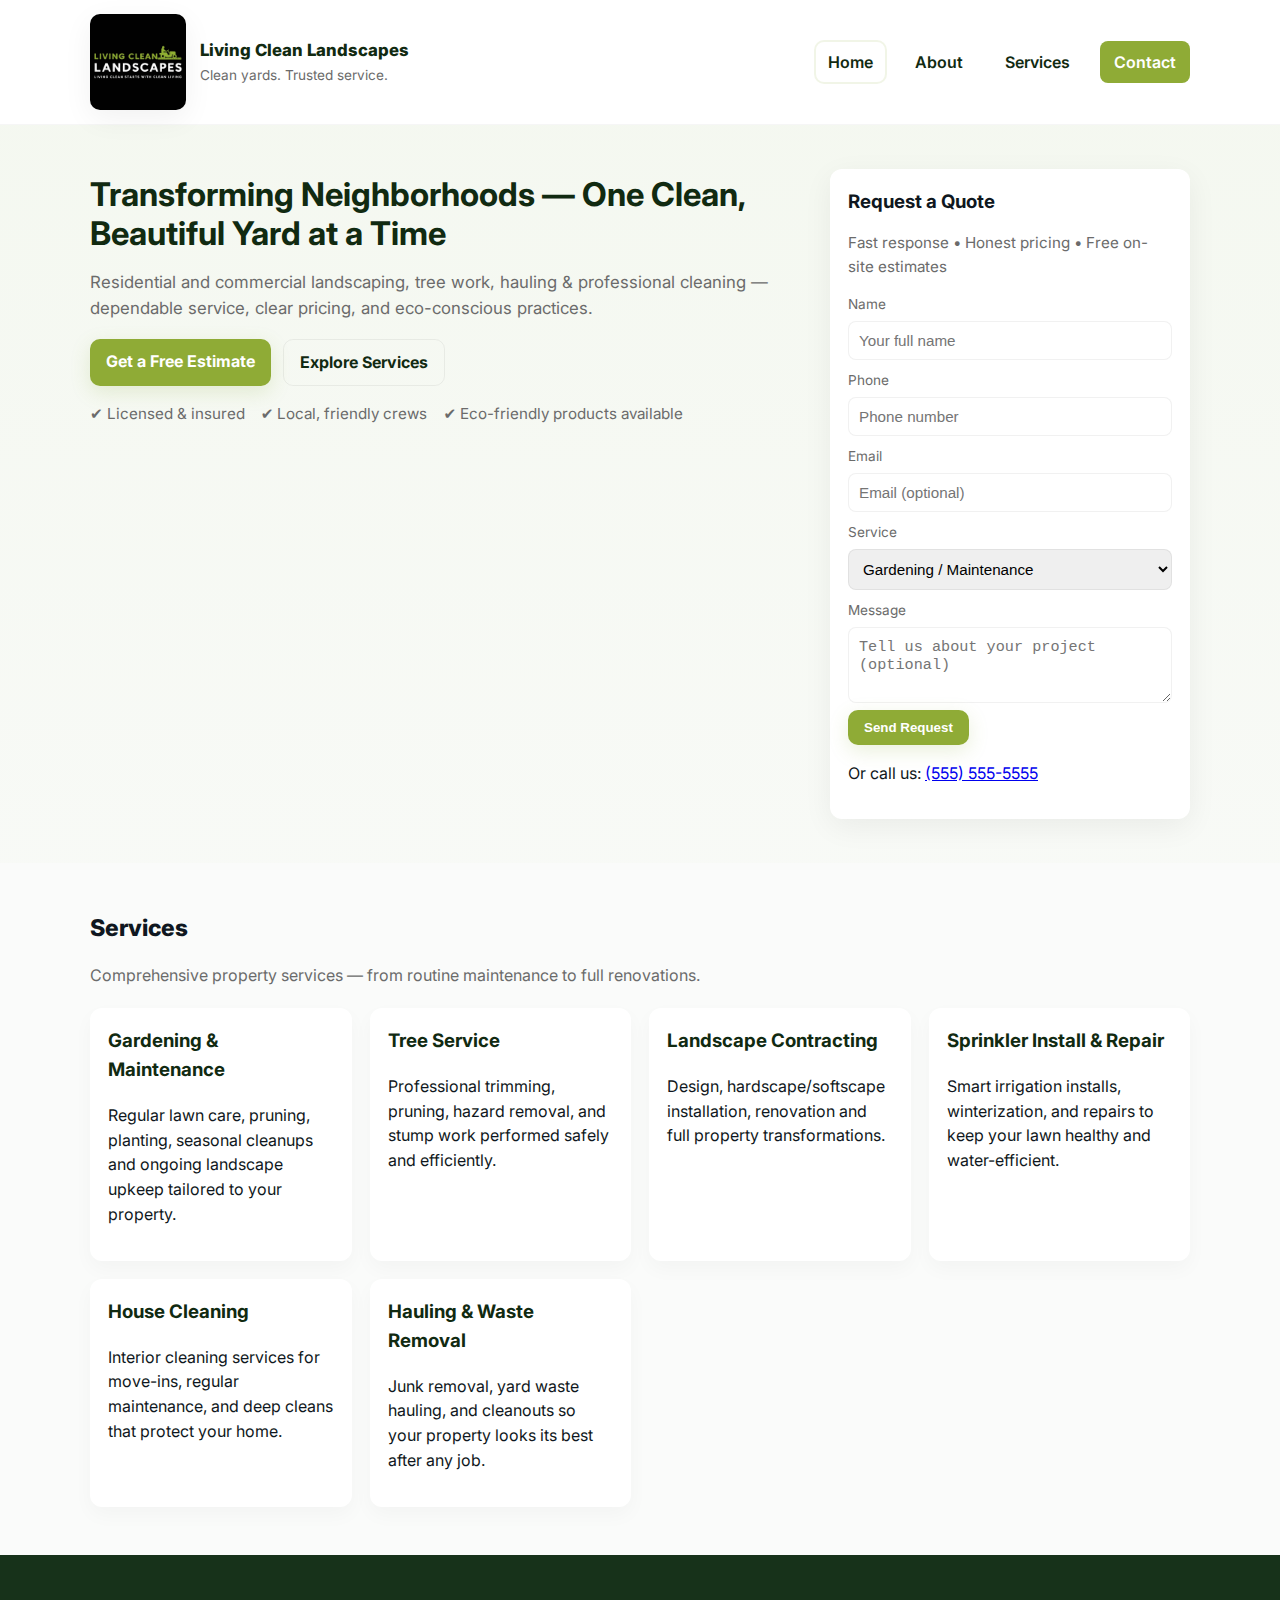
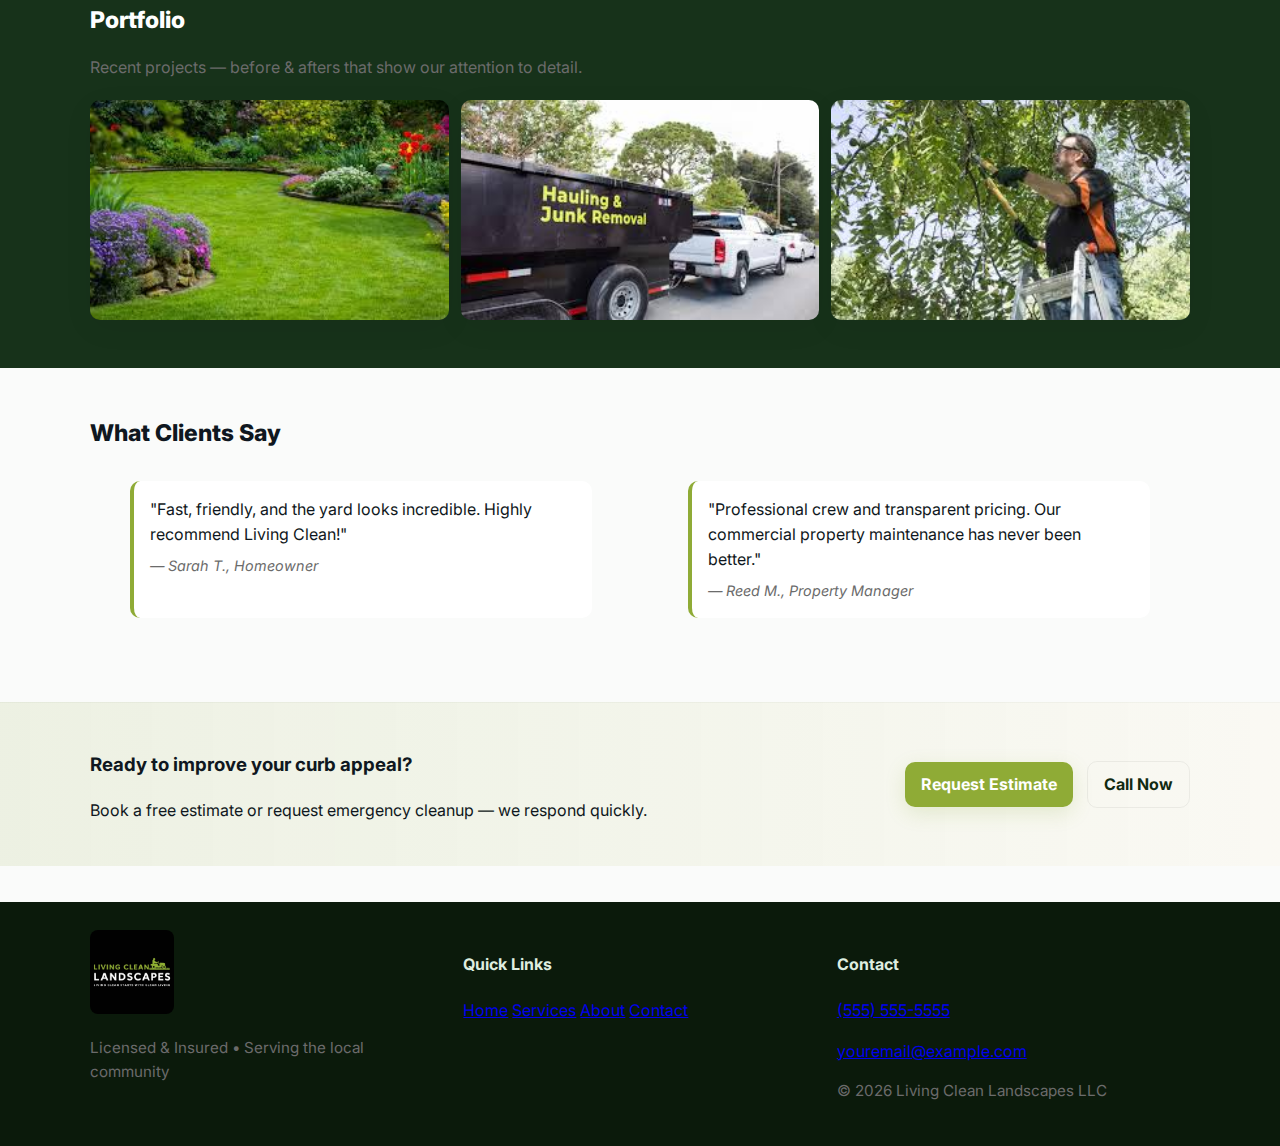
<file: index.html>
<!doctype html>
<html lang="en">
<head>
  <meta charset="utf-8" />
  <meta name="viewport" content="width=device-width,initial-scale=1" />
  <title>Living Clean Landscapes — Professional Landscaping & Property Services</title>
  <meta name="description" content="Living Clean Landscapes — premium residential and commercial landscaping, tree service, hauling & cleaning. Get a free estimate today." />
  <link rel="icon" href="/assets/header.jpg">
  <!-- Google font -->
  <link href="https://fonts.googleapis.com/css2?family=Inter:wght@300;400;600;700;800&display=swap" rel="stylesheet">
  <link rel="stylesheet" href="style.css">
</head>
<body>
  <header class="site-header" id="top">
    <div class="wrap header-grid">
      <div class="brand">
        <img src="assets/header.jpg" alt="Living Clean Landscapes logo" class="brand-logo">
        <div class="brand-text">
          <strong class="brand-name">Living Clean Landscapes</strong>
          <span class="brand-tag">Clean yards. Trusted service.</span>
        </div>
      </div>

      <nav class="main-nav" aria-label="Main navigation">
        <a href="index.html" class="nav-link active">Home</a>
        <a href="about.html" class="nav-link">About</a>
        <a href="services.html" class="nav-link">Services</a>
        <a href="contact.html" class="nav-link cta">Contact</a>
      </nav>
    </div>
  </header>

  <main>
    <!-- HERO -->
    <section class="hero">
      <div class="wrap hero-grid">
        <div class="hero-content">
          <h1>Transforming Neighborhoods — One Clean, Beautiful Yard at a Time</h1>
          <p class="lead">Residential and commercial landscaping, tree work, hauling & professional cleaning — dependable service, clear pricing, and eco-conscious practices.</p>
          <div class="hero-actions">
            <a class="btn btn-primary" href="contact.html">Get a Free Estimate</a>
            <a class="btn btn-outline" href="#services">Explore Services</a>
          </div>

          <ul class="trust-list" aria-hidden="false">
            <li>✔ Licensed & insured</li>
            <li>✔ Local, friendly crews</li>
            <li>✔ Eco-friendly products available</li>
          </ul>
        </div>

        <aside class="lead-form">
          <div class="card">
            <h3>Request a Quote</h3>
            <p class="muted">Fast response • Honest pricing • Free on-site estimates</p>
         <form id="leadForm" action="https://api.web3forms.com/submit" method="POST">

  <!-- REQUIRED Web3Forms access key -->
  <input type="hidden" name="access_key" value="dcb2e950-571d-420d-9cc7-fb462047a864">

  <label for="q-name">Name</label>
  <input id="q-name" name="name" type="text" required placeholder="Your full name">

  <label for="q-phone">Phone</label>
  <input id="q-phone" name="phone" type="tel" required placeholder="Phone number">

  <label for="q-email">Email</label>
  <input id="q-email" name="email" type="email" placeholder="Email (optional)">

  <label for="q-service">Service</label>
  <select id="q-service" name="service" required>
    <option value="Gardening">Gardening / Maintenance</option>
    <option value="Tree Service">Tree Service</option>
    <option value="Landscaping">Landscape Contractor</option>
    <option value="Sprinkler">Sprinkler Install & Repair</option>
    <option value="Cleaning">House Cleaning</option>
    <option value="Hauling">Hauling & Junk Removal</option>
  </select>

  <label for="q-message">Message</label>
  <textarea id="q-message" name="message" rows="3" placeholder="Tell us about your project (optional)"></textarea>

  <button class="btn btn-primary" type="submit">Send Request</button>

  <p id="leadResult" class="form-status" aria-live="polite"></p>
</form>
<script>
const leadForm = document.getElementById('leadForm');
const leadResult = document.getElementById('leadResult');

leadForm.addEventListener('submit', async (e) => {
  e.preventDefault();

  leadResult.textContent = "Sending…";

  const formData = new FormData(leadForm);

  const response = await fetch("https://api.web3forms.com/submit", {
    method: "POST",
    body: formData
  });

  const data = await response.json();

  if (data.success) {
    leadResult.textContent = "Thank you! Your request has been sent.";
    leadForm.reset();
  } else {
    leadResult.textContent = "Something went wrong. Please try again.";
  }
});
</script>

            <p class="footnote">Or call us: <a href="tel:5555555555" class="link-phone">(555) 555-5555</a></p>
          </div>
        </aside>
      </div>
    </section>

    <!-- SERVICES -->
    <section id="services" class="section-light">
      <div class="wrap">
        <h2 class="section-title">Services</h2>
        <p class="section-sub">Comprehensive property services — from routine maintenance to full renovations.</p>

        <div class="services-grid">
          <article class="service">
            <h3>Gardening & Maintenance</h3>
            <p>Regular lawn care, pruning, planting, seasonal cleanups and ongoing landscape upkeep tailored to your property.</p>
          </article>

          <article class="service">
            <h3>Tree Service</h3>
            <p>Professional trimming, pruning, hazard removal, and stump work performed safely and efficiently.</p>
          </article>

          <article class="service">
            <h3>Landscape Contracting</h3>
            <p>Design, hardscape/softscape installation, renovation and full property transformations.</p>
          </article>

          <article class="service">
            <h3>Sprinkler Install & Repair</h3>
            <p>Smart irrigation installs, winterization, and repairs to keep your lawn healthy and water-efficient.</p>
          </article>

          <article class="service">
            <h3>House Cleaning</h3>
            <p>Interior cleaning services for move-ins, regular maintenance, and deep cleans that protect your home.</p>
          </article>

          <article class="service">
            <h3>Hauling & Waste Removal</h3>
            <p>Junk removal, yard waste hauling, and cleanouts so your property looks its best after any job.</p>
          </article>
        </div>
      </div>
    </section>

    <!-- PORTFOLIO -->
    <section class="section-dark">
      <div class="wrap">
        <h2 class="section-title light">Portfolio</h2>
        <p class="section-sub light">Recent projects — before & afters that show our attention to detail.</p>

        <div class="portfolio-grid" role="list">
          <img src="assets/photo1.jpg" alt="Well maintained garden with stone border" role="listitem">
          <img src="assets/photo2.jpg" alt="Hauling and junk removal example" role="listitem">
          <img src="assets/photo3.jpg" alt="Tree trimming and pruning" role="listitem">
        </div>
      </div>
    </section>

    <!-- TESTIMONIALS -->
    <section class="section-light">
      <div class="wrap">
        <h2 class="section-title">What Clients Say</h2>
        <div class="testimonials">
          <blockquote>
            <p>"Fast, friendly, and the yard looks incredible. Highly recommend Living Clean!"</p>
            <cite>— Sarah T., Homeowner</cite>
          </blockquote>
          <blockquote>
            <p>"Professional crew and transparent pricing. Our commercial property maintenance has never been better."</p>
            <cite>— Reed M., Property Manager</cite>
          </blockquote>
        </div>
      </div>
    </section>

    <!-- CONTACT CTA -->
    <section class="cta-banner">
      <div class="wrap cta-grid">
        <div>
          <h3>Ready to improve your curb appeal?</h3>
          <p>Book a free estimate or request emergency cleanup — we respond quickly.</p>
        </div>
        <div class="cta-actions">
          <a class="btn btn-primary" href="contact.html">Request Estimate</a>
          <a class="btn btn-outline" href="tel:5555555555">Call Now</a>
        </div>
      </div>
    </section>

  </main>

  <footer class="site-footer">
    <div class="wrap footer-grid">
      <div class="footer-brand">
        <img src="assets/header.jpg" alt="Living Clean Landscapes logo" class="brand-small">
        <p class="muted">Licensed & Insured • Serving the local community</p>
      </div>

      <div class="footer-links">
        <h4>Quick Links</h4>
        <a href="index.html">Home</a>
        <a href="services.html">Services</a>
        <a href="about.html">About</a>
        <a href="contact.html">Contact</a>
      </div>

      <div class="footer-contact">
        <h4>Contact</h4>
        <p><a href="tel:5555555555" class="link-phone">(555) 555-5555</a></p>
        <p><a href="mailto:youremail@example.com" class="link">youremail@example.com</a></p>
        <p class="muted">© <span id="year"></span> Living Clean Landscapes LLC</p>
      </div>
    </div>
  </footer>

  <script>
    // Form: open mailto with prefilled body (simple fallback)
    function submitFormEmail(e){
      e.preventDefault();
      var name = document.getElementById('q-name').value.trim();
      var phone = document.getElementById('q-phone').value.trim();
      var service = document.getElementById('q-service').value;
      var message = document.getElementById('q-message').value.trim();
      if(!name || !phone){
        document.getElementById('leadStatus').textContent = 'Please enter your name and phone.';
        return false;
      }
      var subject = encodeURIComponent('Estimate Request — ' + service + ' — ' + name);
      var body = encodeURIComponent('Name: ' + name + '\\nPhone: ' + phone + '\\nService: ' + service + '\\n\\nMessage:\\n' + message);
      // Mailto fallback — replace youremail@example.com with real email
      window.location.href = 'mailto:youremail@example.com?subject=' + subject + '&body=' + body;
      document.getElementById('leadStatus').textContent = 'Opening mail client...';
      return false;
    }

    // Insert current year in footer
    document.getElementById('year').textContent = new Date().getFullYear();
  </script>
  <script>
  (function(e,a,d,i,c,t=a.createElement(d)){e[c]=e[c]||function(){(e[c].q=e[c].q||[]).push(arguments)},t.src=i,t.async=1,a.body.insertAdjacentElement("beforeend",t)})(window,document,"script","https://widget.quickchat.ai/chat.js","_quickchat");
  _quickchat("host", "app.quickchat.ai");
  _quickchat("init", "aaz5sl5sy2");
</script>
  
</body>
</html>
</file>
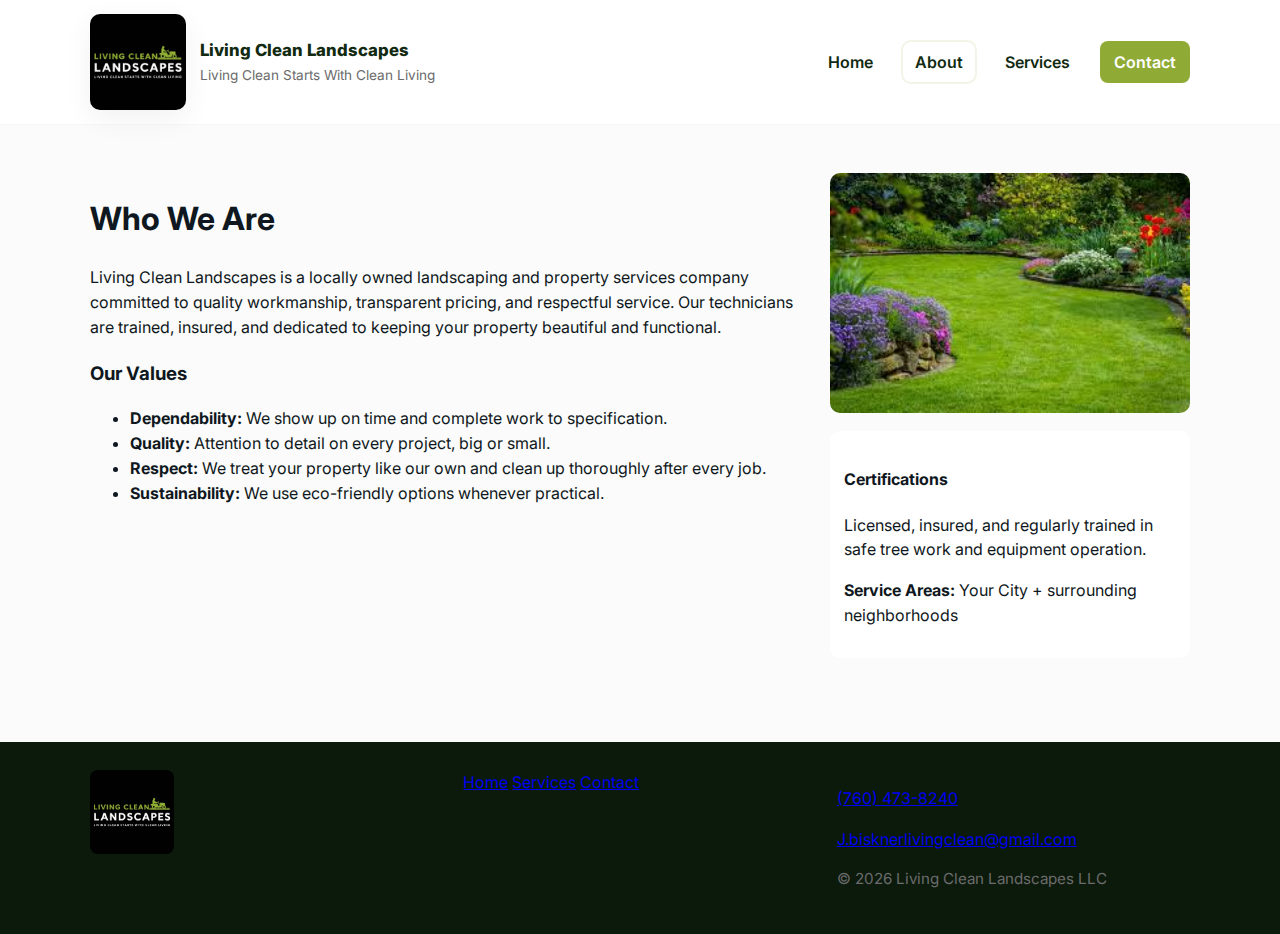
<file: about.html>
<!doctype html>
<html lang="en">
<head>
  <meta charset="utf-8">
  <meta name="viewport" content="width=device-width,initial-scale=1">
  <title>About — Living Clean Landscapes</title>
  <meta name="description" content="About Living Clean Landscapes — local landscaping, tree service, hauling and cleaning with a focus on quality and trust.">
  <link rel="icon" href="assets/header.jpg">
  <link href="https://fonts.googleapis.com/css2?family=Inter:wght@300;400;600;700;800&display=swap" rel="stylesheet">
  <link rel="stylesheet" href="style.css">
</head>
<body>
  <header class="site-header" id="top">
    <div class="wrap header-grid">
      <div class="brand">
        <img src="assets/header.jpg" alt="Living Clean Landscapes logo" class="brand-logo">
        <div class="brand-text">
          <strong class="brand-name">Living Clean Landscapes</strong>
          <span class="brand-tag">Living Clean Starts With Clean Living</span>
        </div>
      </div>
      <nav class="main-nav" aria-label="Main navigation">
        <a href="index.html" class="nav-link">Home</a>
        <a href="about.html" class="nav-link active">About</a>
        <a href="services.html" class="nav-link">Services</a>
        <a href="contact.html" class="nav-link cta">Contact</a>
      </nav>
    </div>
  </header>

  <main>
    <section class="section-light">
      <div class="wrap about-grid">
        <div class="about-card">
          <h1>Who We Are</h1>
          <p>Living Clean Landscapes is a locally owned landscaping and property services company committed to quality workmanship, transparent pricing, and respectful service. Our technicians are trained, insured, and dedicated to keeping your property beautiful and functional.</p>

          <h3>Our Values</h3>
          <ul>
            <li><strong>Dependability:</strong> We show up on time and complete work to specification.</li>
            <li><strong>Quality:</strong> Attention to detail on every project, big or small.</li>
            <li><strong>Respect:</strong> We treat your property like our own and clean up thoroughly after every job.</li>
            <li><strong>Sustainability:</strong> We use eco-friendly options whenever practical.</li>
          </ul>
        </div>

        <aside>
          <img src="assets/photo1.jpg" alt="Team caring for a garden" class="rounded-img">
          <div class="small-card">
            <h4>Certifications</h4>
            <p>Licensed, insured, and regularly trained in safe tree work and equipment operation.</p>
            <p><strong>Service Areas:</strong> Your City + surrounding neighborhoods</p>
          </div>
        </aside>
      </div>
    </section>
  </main>

  <footer class="site-footer">
    <div class="wrap footer-grid">
      <div class="footer-brand"><img src="assets/header.jpg" alt="" class="brand-small"></div>
      <div class="footer-links">
        <a href="index.html">Home</a>
        <a href="services.html">Services</a>
        <a href="contact.html">Contact</a>
      </div>
      <div class="footer-contact">
        <p><a href="tel:7604738240" class="link-phone">(760) 473-8240</a></p>
        <p><a href="mailto:J.bisknerlivingclean@gmail.com" class="link">J.bisknerlivingclean@gmail.com</a></p>
        <p class="muted">© <span id="year2"></span> Living Clean Landscapes LLC</p>
      </div>
    </div>
  </footer>
<script>
  (function(e,a,d,i,c,t=a.createElement(d)){e[c]=e[c]||function(){(e[c].q=e[c].q||[]).push(arguments)},t.src=i,t.async=1,a.body.insertAdjacentElement("beforeend",t)})(window,document,"script","https://widget.quickchat.ai/chat.js","_quickchat");
  _quickchat("host", "app.quickchat.ai");
  _quickchat("init", "aaz5sl5sy2");
</script>
  
  <script>document.getElementById('year2').textContent = new Date().getFullYear();</script>
</body>
</html>
</file>
<file: style.css>
:root{
  --brand: #8FAB36;
  --accent: #FFC857;
  --dark: #112A11;
  --muted: #6B6B6B;
  --bg: #FAFBFA;
  --card-bg: #ffffff;
  --radius: 12px;
  --wrap: 1100px;
  --shadow: 0 8px 30px rgba(15,20,15,0.06);
  --glass: rgba(255,255,255,0.6);
}

*{box-sizing:border-box}
html,body{height:100%}
body{
  margin:0;
  font-family: 'Inter', system-ui, -apple-system, "Segoe UI", Roboto, "Helvetica Neue", Arial;
  background:var(--bg);
  color:#0f1720;
  -webkit-font-smoothing:antialiased;
  -moz-osx-font-smoothing:grayscale;
  line-height:1.55;
}

.wrap{width:92%;max-width:var(--wrap);margin:0 auto}

/* ========================
   Header
   ======================== */
.site-header{
  background: #fff;
  border-bottom: 1px solid rgba(16,24,16,0.04);
  position: sticky;
  top:0;
  z-index:50;
  backdrop-filter: blur(4px);
}

.header-grid{display:flex;align-items:center;gap:20px;padding:14px 0}
.brand{display:flex;align-items:center;gap:14px}
.brand-logo{width:96px;height:auto;border-radius:10px;object-fit:cover;box-shadow:var(--shadow)}
.brand-text .brand-name{display:block;font-weight:800;color:var(--dark);font-size:1.05rem}
.brand-text .brand-tag{display:block;color:var(--muted);font-size:0.85rem;margin-top:2px}

.main-nav{margin-left:auto;display:flex;align-items:center;gap:18px}
.nav-link{font-weight:600;text-decoration:none;color:var(--dark);padding:8px 12px;border-radius:8px;transition:all .18s ease}
.nav-link:hover{background:rgba(143,171,54,0.08);color:var(--brand)}
.nav-link.cta{background:var(--brand);color:#fff;padding:9px 14px}
.nav-link.cta:hover{opacity:.95}
.nav-link.active{outline:2px solid rgba(143,171,54,0.12);}

/* ========================
   HERO
   ======================== */
.hero{padding:44px 0;background:linear-gradient(180deg, rgba(140,190,60,0.05), rgba(140,190,60,0.02))}
.hero-grid{display:grid;grid-template-columns:1fr 360px;gap:28px;align-items:start}
.hero-content h1{font-size:2.05rem;margin:6px 0 12px;color:var(--dark);line-height:1.18}
.lead{color:var(--muted);font-size:1.05rem;margin-bottom:18px}
.hero-actions{display:flex;gap:12px;margin-bottom:16px}
.btn{display:inline-block;text-decoration:none;border:none;padding:10px 16px;border-radius:10px;font-weight:700;cursor:pointer}
.btn-primary{background:var(--brand);color:#fff;box-shadow:0 6px 20px rgba(139,171,54,0.18)}
.btn-outline{background:transparent;border:1.5px solid rgba(16,20,16,0.06);color:var(--dark)}
.trust-list{list-style:none;padding:0;margin:12px 0 0;display:flex;gap:16px;color:var(--muted);font-size:0.95rem}

/* Lead form card */
.lead-form .card{background:var(--card-bg);padding:18px;border-radius:12px;box-shadow:var(--shadow)}
.lead-form h3{margin:0 0 6px}
.muted{color:var(--muted);font-size:0.95rem}
label{display:block;font-size:0.85rem;margin-top:10px;color:var(--muted)}
input[type="text"],input[type="email"],input[type="tel"],select,textarea{
  width:100%;padding:10px;border:1px solid rgba(12,18,12,0.06);border-radius:8px;margin-top:6px;font-size:0.95rem;
}
.form-status{margin-top:10px;color:var(--muted);font-size:0.9rem}

/* ========================
   Sections
   ======================== */
.section-light{padding:48px 0}
.section-dark{padding:48px 0;background:#17321a;color:#fff}
.section-title{font-size:1.45rem;margin:0 0 8px;font-weight:800}
.section-title.light{color:#fff}
.section-sub{color:var(--muted);margin-bottom:20px}

/* Services grid */
.services-grid{display:grid;grid-template-columns:repeat(auto-fit,minmax(220px,1fr));gap:18px;margin-top:18px}
.service{background:var(--card-bg);padding:18px;border-radius:12px;box-shadow:0 8px 20px rgba(10,10,10,0.03)}
.service h3{margin-top:0;color:var(--dark)}

/* Portfolio */
.portfolio-grid{display:grid;grid-template-columns:repeat(auto-fit,minmax(220px,1fr));gap:12px;margin-top:18px}
.portfolio-grid img{width:100%;height:220px;object-fit:cover;border-radius:10px;display:block;box-shadow:var(--shadow)}

/* Testimonials */
.testimonials{display:grid;grid-template-columns:1fr 1fr;gap:16px;margin-top:14px}
blockquote{background:var(--card-bg);padding:16px;border-radius:10px;border-left:4px solid var(--brand)}
blockquote p{margin:0;font-style:normal}
blockquote cite{display:block;margin-top:8px;color:var(--muted);font-size:0.9rem}

/* CTA banner */
.cta-banner{background:linear-gradient(90deg, rgba(139,171,54,0.12), rgba(255,200,87,0.04));padding:28px 0;margin-top:20px;border-top:1px solid rgba(15,20,15,0.03)}
.cta-grid{display:flex;align-items:center;justify-content:space-between;gap:14px}
.cta-actions .btn{margin-left:10px}

/* Services detail list (services page) */
.service-list{display:grid;gap:22px;margin-top:22px}
.service-row{display:flex;gap:18px;align-items:center;background:var(--card-bg);padding:16px;border-radius:12px;box-shadow:var(--shadow)}
.service-row.reverse{flex-direction:row-reverse}
.service-thumb{width:220px;height:140px;object-fit:cover;border-radius:10px}

/* About page */
.about-grid{display:grid;grid-template-columns:1fr 360px;gap:26px;align-items:start}
.rounded-img{width:100%;height:auto;border-radius:10px;object-fit:cover}
.small-card{background:var(--card-bg);padding:14px;border-radius:10px;margin-top:12px}

/* Contact */
.contact-grid{display:grid;grid-template-columns:1fr 380px;gap:24px;align-items:start}
.contact-cards{display:flex;gap:12px;flex-wrap:wrap}
.contact-card{background:var(--card-bg);padding:12px;border-radius:10px;min-width:160px;box-shadow:var(--shadow)}

/* Footer */
.site-footer{background:#0b1a0b;color:#dfeee0;padding:28px 0;margin-top:36px}
.footer-grid{display:grid;grid-template-columns:1fr 1fr 1fr;gap:20px;align-items:start}
.brand-small{width:84px;border-radius:8px}
</file>
